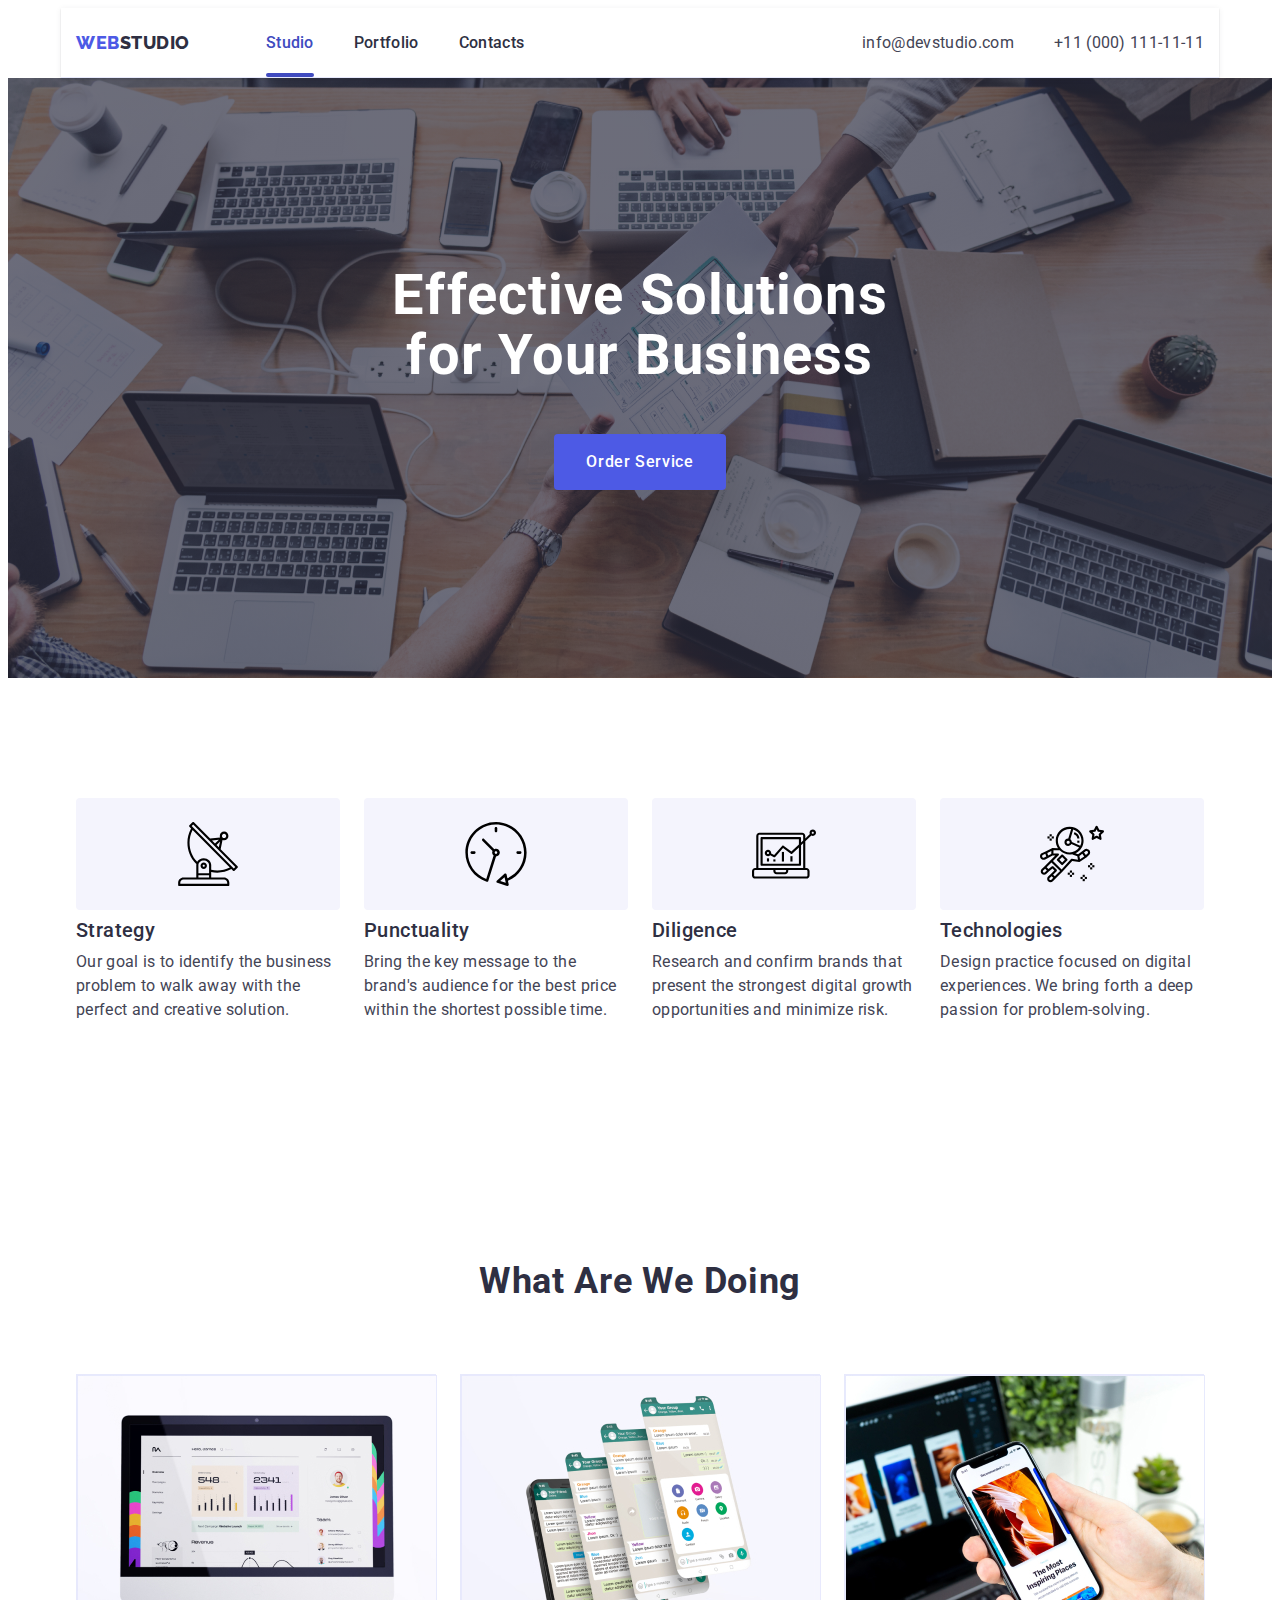
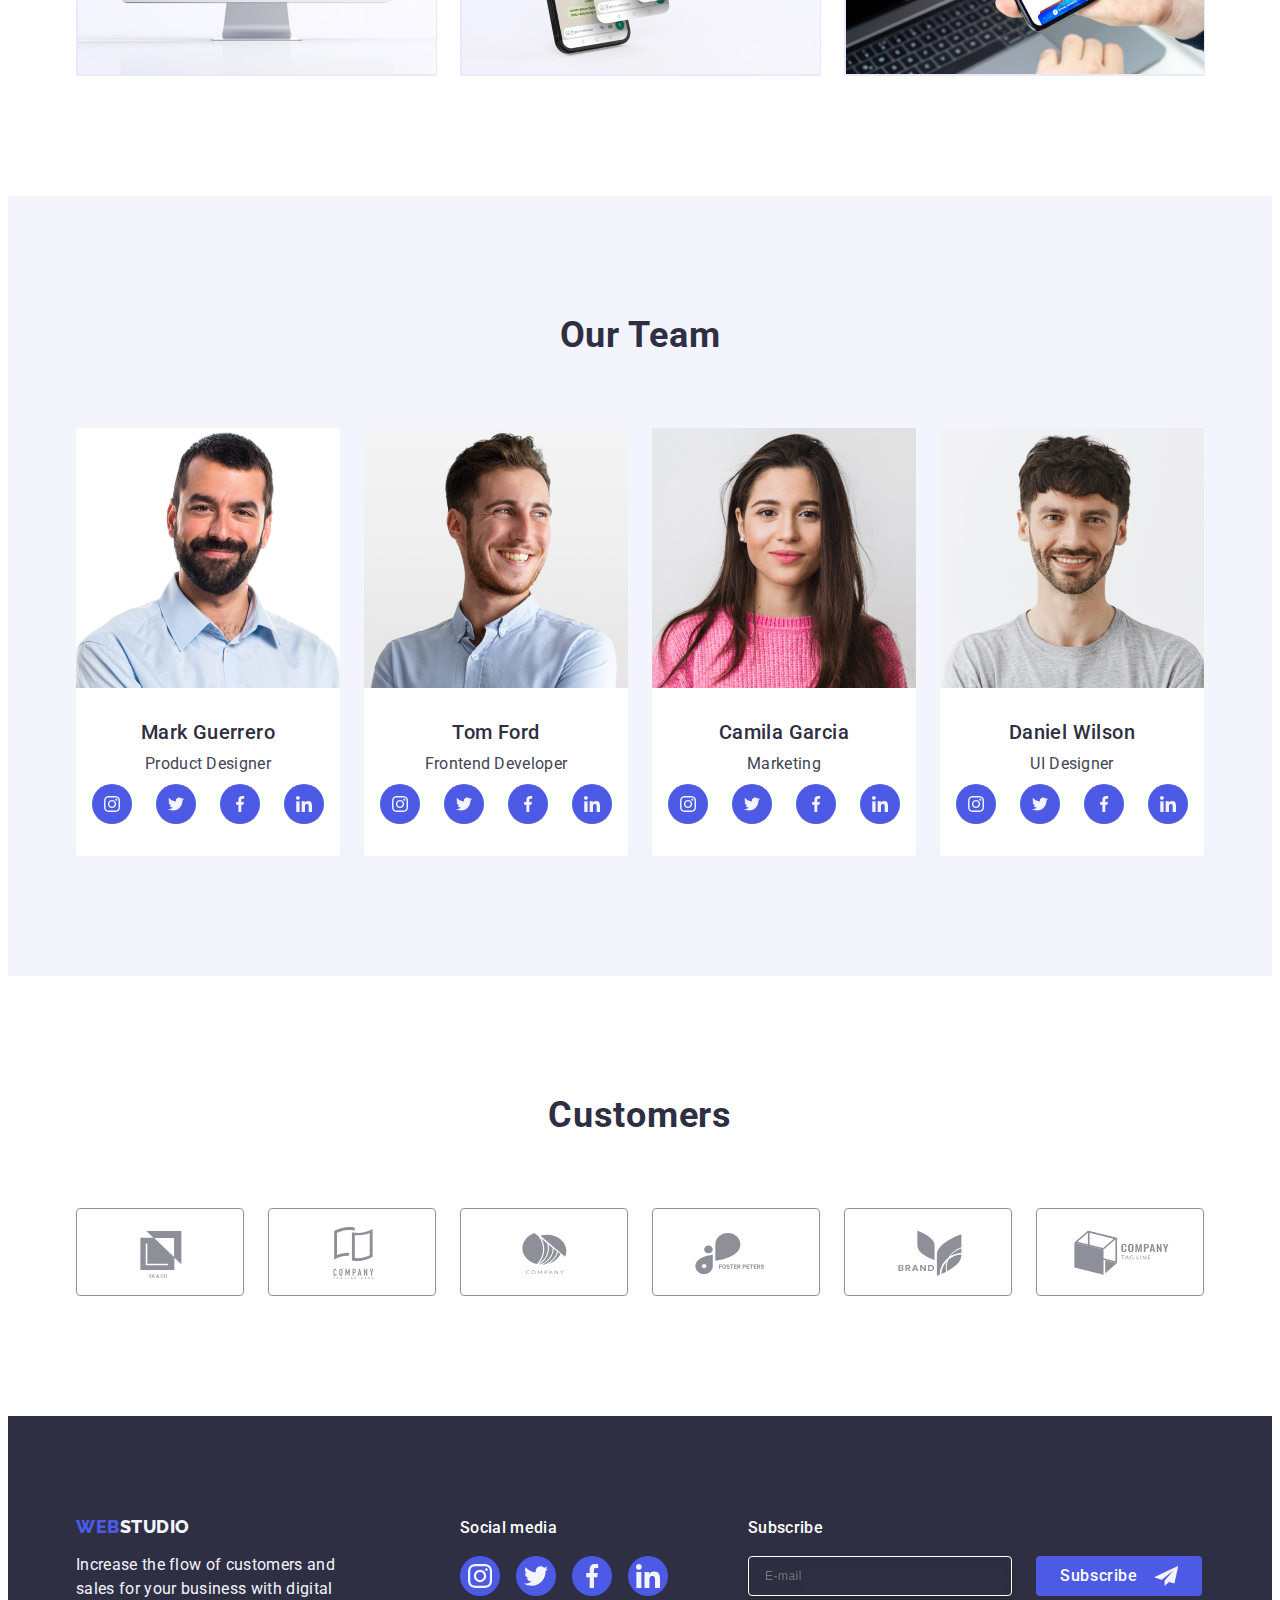
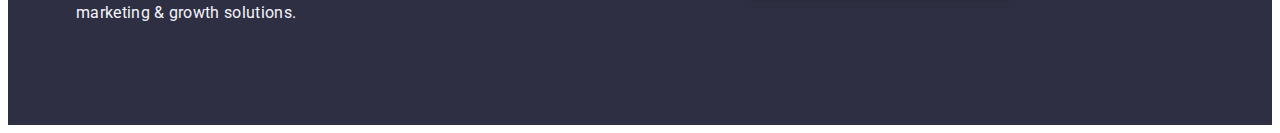
<file: index.html>
<!DOCTYPE html>
<html lang="en">
  <head>
    <meta charset="UTF-8">
    <meta name="viewport" content="width=device-width, initial-scale=1.0">
    <title>Document</title>
    <link rel="preconnect" href="https://fonts.googleapis.com">
    <link rel="preconnect" href="https://fonts.gstatic.com" crossorigin>
    <link
    href="https://fonts.googleapis.com/css2?family=Raleway:wght@800&family=Roboto:wght@400;500;700;900&display=swap"
    rel="stylesheet">
<link rel="stylesheet" href="https://cdnjs.cloudflare.com/ajax/libs/modern-normalize/2.0.0/modern-normalize.min.css" integrity="sha512-4xo8blKMVCiXpTaLzQSLSw3KFOVPWhm/TRtuPVc4WG6kUgjH6J03IBuG7JZPkcWMxJ5huwaBpOpnwYElP/m6wg==" crossorigin="anonymous" referrerpolicy="no-referrer">
<link rel="stylesheet" href="./css/styles.css">
  
 

<!-- ПОЧАТКОВА секція хедера -->
</head>
  <body>
     <div class="wrapper"></div>
    <header class="site-header container">
 
      <div class="header-flex">
        <nav class="nav-flex">
          <a href="./index.html" class="logo link"
            >Web<span class="logo-header">Studio</span></a
          >
          <ul class="nav list">
            <li class="nav-link">
              <a href="./index.html" class="item link current">Studio</a>
            </li>
            <li class="nav-link">
              <a href="./portfolio.html" class="item link">Portfolio</a>
            </li>
            <li class="nav-link"><a href="" class="item link">Contacts</a></li>
          </ul>
        </nav>
        <address class="address">
          <ul class="address-list list">
            <li class="address-link">
              <a href="mailto:info@devstudio.com" class="item link"
                >info@devstudio.com</a
              >
            </li>
            <li class="address-link">
              <a href="tel:+110001111111" class="item link"
                >+11 (000) 111-11-11</a
              >
            </li>
          </ul>
        </address>
      </div>
    </header>
    <main>



      <!-- Секція №1 HERO -->
      <section class="hero">
        <div class="container">
          <h1 class="hero-title">Effective Solutions for Your Business</h1>
          <button type="button" class="hero-btn" data-modal-open>
            Order Service
          </button>
        </div>
      </section>



      <!-- Секція №2 FEATURES особливості, 4 контейнери з іконками-->
      <section class="section">
        <div class="container">
          <h2 class="visually-hidden">Features</h2>
          <ul class="card-set list">
            <li class="card-set-item">
              <div class="features-icon">
                <svg width="64" height="64">
                  <use href="./images/icons.svg#icon-antenna"></use>
                </svg>
              </div>
              <h3 class="features-title">Strategy</h3>
              <p class="features-text">
                Our goal is to identify the business problem to walk away with
                the perfect and creative solution.
              </p>
            </li>
            <li class="card-set-item">
              <div class="features-icon">
                <svg width="64" height="64">
                  <use href="./images/icons.svg#icon-clock"></use>
                </svg>
              </div>
              <h3 class="features-title">Punctuality</h3>
              <p class="features-text">
                Bring the key message to the brand's audience for the best price
                within the shortest possible time.
              </p>
            </li>
            <li class="card-set-item">
              <div class="features-icon">
                <svg width="64" height="64">
                  <use href="./images/icons.svg#icon-diagram"></use>
                </svg>
              </div>
              <h3 class="features-title">Diligence</h3>
              <p class="features-text">
                Research and confirm brands that present the strongest digital
                growth opportunities and minimize risk.
              </p>
            </li>
            <li class="card-set-item">
              <div class="features-icon">
                <svg width="64" height="64">
                  <use href="./images/icons.svg#icon-astronaut"></use>
                </svg>
              </div>
              <h3 class="features-title">Technologies</h3>
              <p class="features-text">
                Design practice focused on digital experiences. We bring forth a
                deep passion for problem-solving.
              </p>
            </li>
          </ul>
        </div>
      </section>



      <!-- Секція №3 IMG для What are we doing -->
      <section class="section-img">
        <div class="container">
          <h2 class="header">What are we doing</h2>
          <ul class="img list">
            <li class="img-card card-set-item">
              <img src="./images/rectangle71.jpg" alt="development of sites">
            </li>
            <li class="img-card card-set-item">
              <img
                src="./images/rectangle72.jpg"
                alt="development of mobile applications">
            </li>
            <li class="img-card card-set-item">
              <img src="./images/rectangle73.jpg" alt="design development">
            </li>
          </ul>
        </div>
      </section>



      <!-- Секція №4 Our Team з іконками з 4 соціальними мережами -->
      <section class="section team">
        <div class="container">
          <h2 class="header">Our Team</h2>
          
          <ul class="team-box card-set list">
            <li class="team-card card-set-item">
              <img src="./images/mark.jpg" alt="Mark" width="264">
              <div class="team-info">
                <h3 class="team-person">Mark Guerrero</h3>
                <p class="team-position">Product Designer</p>
                
                <ul class="social-item list">
                  <li class="social-item">
                    <a class="team-iconbgr" href="">
                      <svg class="team-icon" width="16" height="16">
                        <use href="./images/icons.svg#icon-instagram-team"></use>
                      </svg>
                    </a>
                  </li>
                  
                  <li class="social-item">
                    <a href="" class="team-iconbgr">
                      <svg class="team-icon" width="16" height="16">
                        <use href="./images/icons.svg#icon-twitter-team"></use>
                      </svg>
                    </a>
                  </li>
                  <li class="social-item">
                    <a href="" class="team-iconbgr">
                      <svg class="team-icon" width="16" height="16">
                        <use href="./images/icons.svg#icon-facebook-team"></use>
                      </svg>
                    </a>
                  </li>
                  <li class="social-item">
                    <a href="" class="team-iconbgr">
                      <svg class="team-icon" width="16" height="16">
                        <use href="./images/icons.svg#icon-linkedin-team"></use>
                      </svg>
                    </a>
                  </li>
                </ul>
              </div>
            </li>
            <li class="team-card card-set-item">
              <img src="./images/tom.jpg" alt="Tom" width="264">
              <div class="team-info">
                <h3 class="team-person">Tom Ford</h3>
                <p class="team-position">Frontend Developer</p>
                <ul class="social-item list">
                  <li class="social-item">
                    <a href="" class="team-iconbgr">
                      <svg class="team-icon" width="16" height="16">
                        <use href="./images/icons.svg#icon-instagram-team"></use>
                      </svg>
                    </a>
                  </li>
                  <li class="social-item">
                    <a href="" class="team-iconbgr">
                      <svg class="team-icon" width="16" height="16">
                        <use href="./images/icons.svg#icon-twitter-team"></use>
                      </svg>
                    </a>
                  </li>
                  <li class="social-item">
                    <a href="" class="team-iconbgr">
                      <svg class="team-icon" width="16" height="16">
                        <use href="./images/icons.svg#icon-facebook-team"></use>
                      </svg>
                    </a>
                  </li>
                  <li class="social-item">
                    <a class="team-iconbgr" href="">
                      <svg class="team-icon" width="16" height="16">
                        <use href="./images/icons.svg#icon-linkedin-team"></use>
                      </svg>
                    </a>
                  </li>
                </ul>
              </div>
            </li>
            <li class="team-card">
              <img src="./images/camila.jpg" alt="Camila" width="264">
              <div class="team-info">
                <h3 class="team-person">Camila Garcia</h3>
                <p class="team-position">Marketing</p>
                <ul class="social-item list">
                  <li class="social-item">
                    <a class="team-iconbgr" href="">
                      <svg class="team-icon" width="16" height="16">
                        <use href="./images/icons.svg#icon-instagram-team"></use>
                      </svg>
                    </a>
                  </li>

                  <li class="social-item">
                    <a class="team-iconbgr" href="">
                      <svg class="team-icon" width="16" height="16">
                        <use href="./images/icons.svg#icon-twitter-team"></use>
                      </svg>
                    </a>
                  </li>

                  <li class="social-item">
                    <a class="team-iconbgr" href="">
                      <svg class="team-icon" width="16" height="16">
                        <use href="./images/icons.svg#icon-facebook-team"></use>
                      </svg>
                    </a>
                  </li>

                  <li class="social-item">
                    <a class="team-iconbgr" href="">
                      <svg class="team-icon" width="16" height="16">
                        <use href="./images/icons.svg#icon-linkedin-team"></use>
                      </svg>
                    </a>
                  </li>
                </ul>
              </div>
            </li>
            <li class="team-card">
              <img src="./images/daniel.jpg" alt="Daniel" width="264">
              <div class="team-info">
                <h3 class="team-person">Daniel Wilson</h3>
                <p class="team-position">UI Designer</p>
                <ul class="social-item list">
                  <li class="social-item">
                    <a class="team-iconbgr" href="">
                      <svg class="team-icon" width="16" height="16">
                        <use href="./images/icons.svg#icon-instagram-team"></use>
                      </svg>
                    </a>
                  </li>
                  <li class="social-item">
                    <a class="team-iconbgr" href="">
                      <svg class="team-icon" width="16" height="16">
                        <use href="./images/icons.svg#icon-twitter-team"></use>
                      </svg>
                    </a>
                  </li>
                  <li class="social-item">
                    <a class="team-iconbgr" href="">
                      <svg class="team-icon" width="16" height="16">
                        <use href="./images/icons.svg#icon-facebook-team"></use>
                      </svg>
                    </a>
                  </li>
                  <li class="social-item">
                    <a class="team-iconbgr" href="">
                      <svg class="team-icon" width="16" height="16">
                        <use href="./images/icons.svg#icon-linkedin-team"></use>
                      </svg>
                    </a>
                  </li>
                </ul>
              </div>
            </li>
          </ul>
        </div>
      </section>





      <!-- Секція №5 CUSTOMERS з іконками -->
      <section class="section-img">
        <div class="container">
          <h2 class="header">Customers</h2>
          <ul class="card-set customers-item list">
            <li class="card-set-item">
              <a class="customers-border" href="">
                <svg class="customers-icon" width="104" height="56">
                  <use href="./images/icons.svg#icon-Logo"></use>
                </svg>
              </a>
            </li>
            <li class="card-set-item">
              <a href="" class="customers-border">
                <svg class="customers-icon" width="104" height="56">
                  <use href="./images/icons.svg#icon-Logo-1"></use>
                </svg>
              </a>
            </li>
            <li class="card-set-item">
              <a href="" class="customers-border">
                <svg class="customers-icon" width="104" height="56">
                  <use href="./images/icons.svg#icon-Logo-2"></use>
                </svg>
              </a>
            </li>
            <li class="card-set-item">
              <a href="" class="customers-border">
                <svg class="customers-icon" width="104" height="56">
                  <use href="./images/icons.svg#icon-Logo-3"></use>
                </svg>
              </a>
            </li>
            <li class="card-set-item">
              <a href="" class="customers-border">
                <svg class="customers-icon" width="104" height="56">
                  <use href="./images/icons.svg#icon-Logo-4"></use>
                </svg>
              </a>
            </li>
            <li class="card-set-item">
              <a href="" class="customers-border">
                <svg class="customers-icon" width="104" height="56">
                  <use href="./images/icons.svg#icon-Logo-5"></use>
                </svg>
              </a>
            </li>
          </ul>
        </div>
      </section>
    </main>

    

<!-- Секція №6 FOOTER з іконками 4 соціальних мереж -->

    <footer class="footer">
      <div class="container footer-flex">
        <div class="footer-text">
          <a href="./index.html" class="footer-logo link"
            >Web<span class="footer-accent">Studio</span></a
          >
          <p class="text-footer">
            Increase the flow of customers and sales for your business with
            digital marketing &#38; growth solutions.
          </p>
        </div>
        <div class="social-media">
          <p class="social-header">Social media</p>
          <ul class="social-flex list">
            <li class="social-list">
              <a href="" class="icon-bgr">
                <svg class="footer-icon" width="24" height="24">
                  <use href="./images/icons.svg#icon-instagram-futer"></use>
                </svg>
              </a>
            </li>
            <li class="social-list">
              <a href="" class="icon-bgr">
                <svg class="footer-icon" width="24" height="24">
                  <use href="./images/icons.svg#icon-twitter-futer"></use>
                </svg>
              </a>
            </li>
            <li class="social-list">
              <a href="" class="icon-bgr">
                <svg class="footer-icon" width="24" height="24">
                  <use href="./images/icons.svg#icon-facebook-futer"></use>
                </svg>
              </a>
            </li>
            <li class="social-list">
              <a href="" class="icon-bgr">
                <svg class="footer-icon" width="24" height="24">
                  <use href="./images/icons.svg#icon-linkedin-futer"></use>
                </svg>
              </a>
            </li>
          </ul>
        </div>



        <!-- Вікно з даними для клієнтів після кнопки ODER SERVISE MODAL -->

 <div class="form-container">
          <p class="social-header">Subscribe</p>
          <form class="footer-form">
            <label for="user-email" class="form-label">
              <input
                id="user-email"
                name="user-email"
                type="email"
                placeholder="E-mail"
                class="footer-input"
                required>
            </label>
            <button type="submit" class="footer-button">
              Subscribe
              <svg class="send-svg" width="24" height="24">
                <use href="./images/icons.svg#icon-send"></use>
              </svg>
            </button>
          </form>
        </div>


      </div>
    </footer>



     <!-- Вікно після кнопки ODER SERVISE MODAL -->
     
     <div class="backdrop is-hidden" data-modal>
      <div class="modal">
        <button type="button" class="close-button" data-modal-close>
          <svg class="modal-svg" width="8" height="8">
            <use href="./images/icons.svg#icon-closer"></use>
          </svg>
        </button>
        <p class="modal-header">
          Leave your contacts and we will call you back
        </p>
        <form class="form">
          <div class="form-group">
            <label for="user-name" class="form-label">Name</label>
            <div class="icon-position">
              <input
                name="user-name"
                id="user-name"
                type="text"
                class="form-input"
                required>
              <svg class="form-icon" width="18" height="24">
                <use href="./images/icons.svg#icon-person"></use>
              </svg>
            </div>
          </div>
          <div class="form-group">
            <label for="tel" class="form-label">Phone</label>
            <div class="icon-position">
              <input
                name="phone"
                id="tel"
                type="number"
                class="form-input"
                required>
              <svg class="form-icon" width="18" height="24">
                <use href="./images/icons.svg#icon-phone"></use>
              </svg>
            </div>
          </div>
          <div class="form-group">
            <label for="mail" class="form-label">Email</label>
            <div class="icon-position">
              <input
                name="mail"
                id="mail"
                type="email"
                class="form-input"
                required>
              <svg class="form-icon" width="18" height="24">
                <use href="./images/icons.svg#icon-email"></use>
              </svg>
            </div>
          </div>
          <div class="form-group coments-group">
            <label for="user-comment" class="form-label-1">Comment</label>
            <textarea
              class="coments"
              name="user-comment"
              id="user-comment"
              placeholder="Text input"
            ></textarea>
          </div>
          <div class="form-checkbox">
            <input
              type="checkbox"
              id="user-privacy"
              value="true"
              name="user-privacy"
              class="checkbox visually-hidden">
            <label for="user-privacy" class="form-label label-checkbox">
              <span class="checkbox-svg">
                <svg width="10" height="8">
                  <use href="./images/icons.svg#icon-Vector"></use>
                </svg>
              </span>
              I accept the terms and conditions of the
              <a href="" class="privacy-link">Privacy Policy</a>
            </label>
          </div>
          <button type="submit" class="form-button">Send</button>
        </form>
      </div>
    </div>
    <!-- Script JS Modal -->
    <script src="./js/modal.js"></script>
  </body>
</html>
</file>
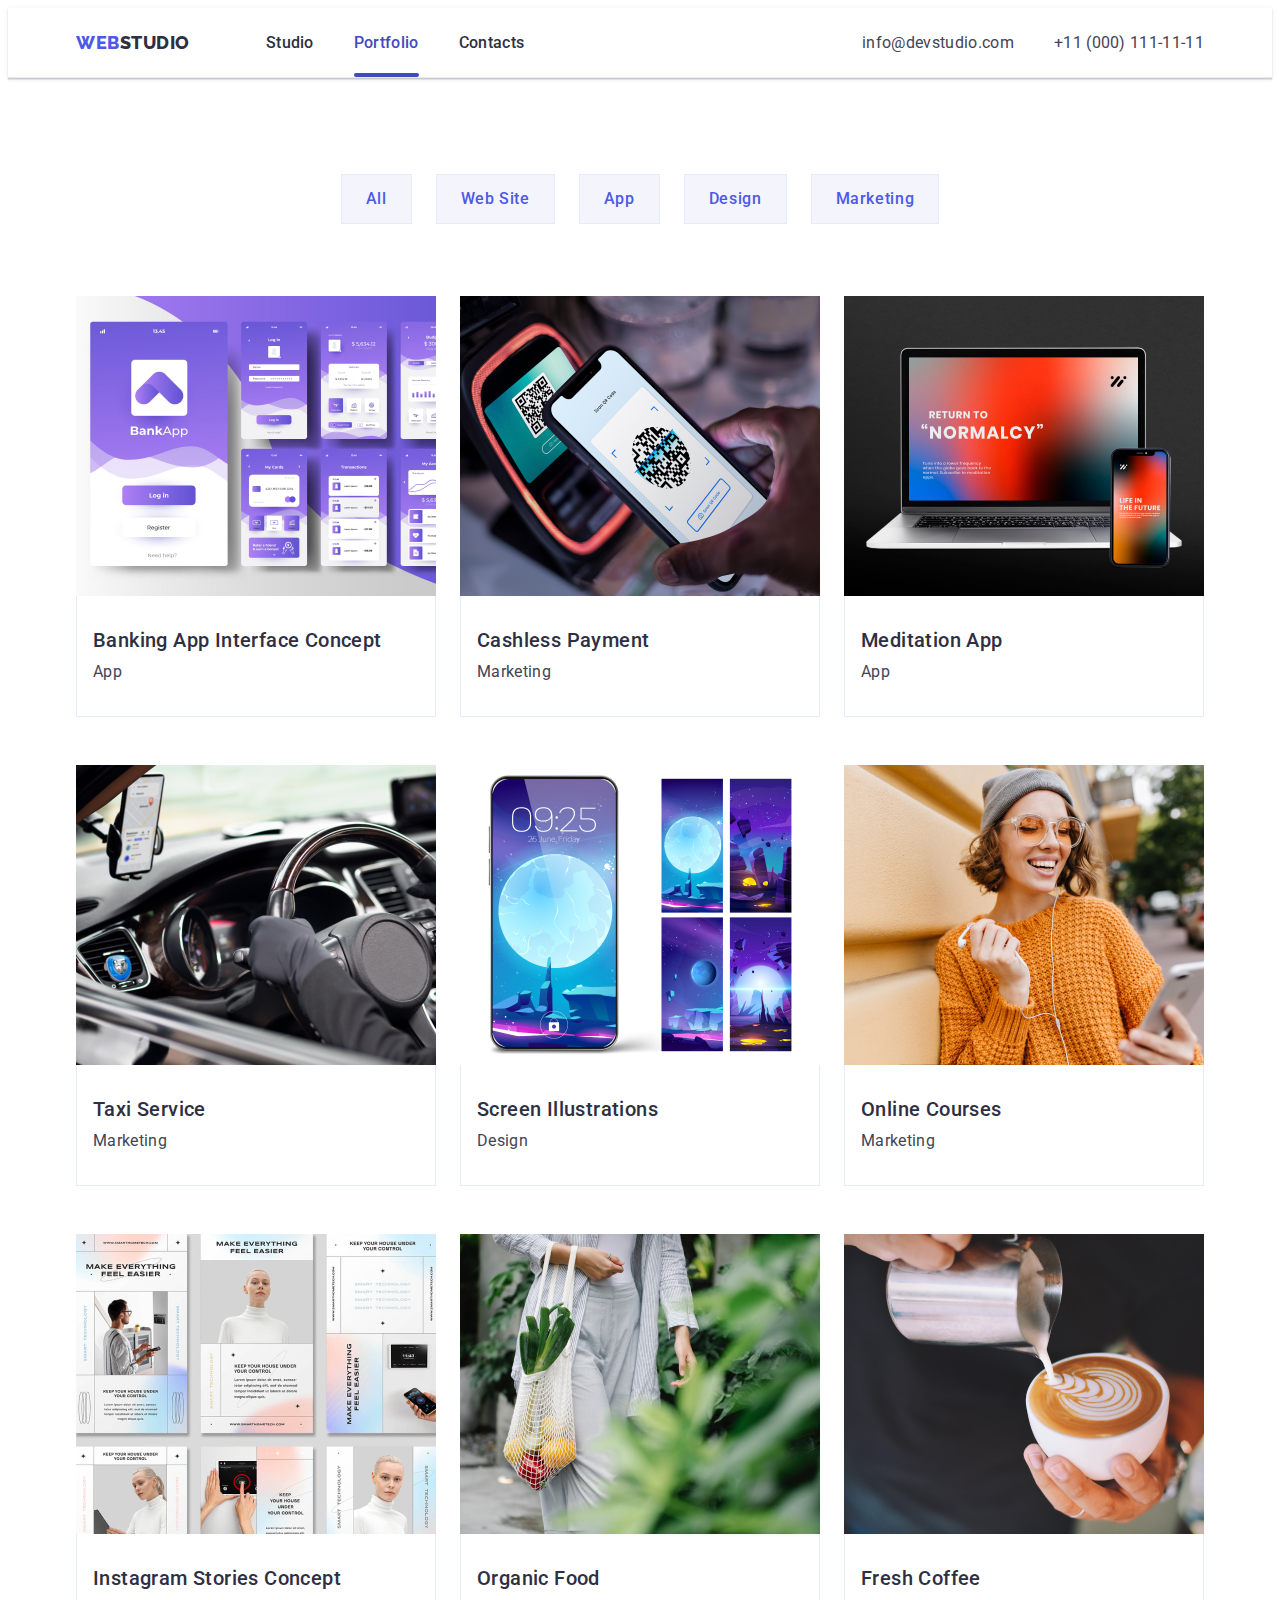
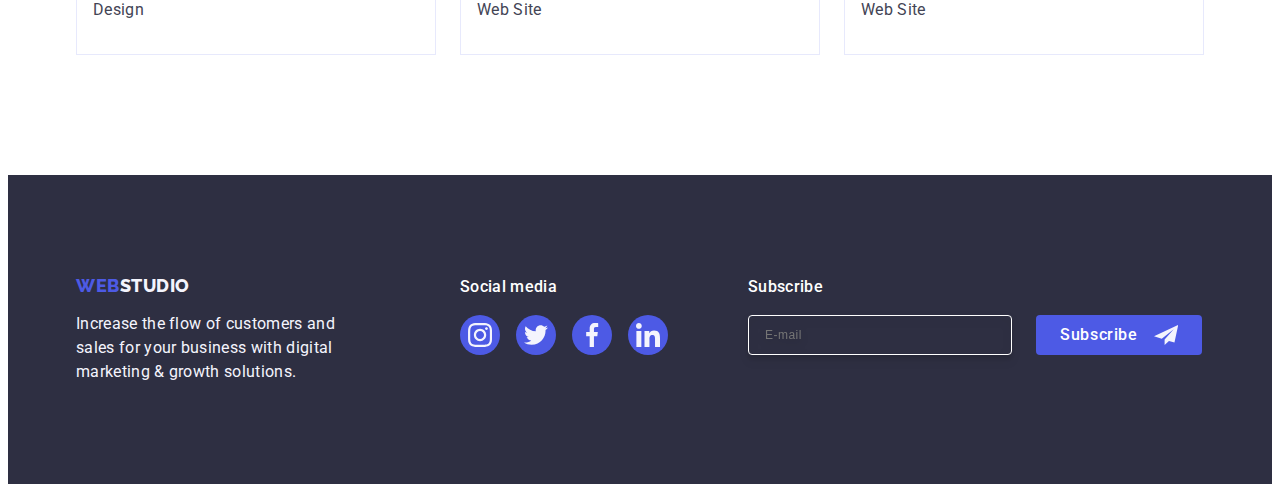
<file: portfolio.html>
<!DOCTYPE html>
<html lang="en">
  <head>
    <meta charset="UTF-8">
    <meta name="viewport" content="width=device-width, initial-scale=1.0">
    <title>Document</title>
    <link rel="preconnect" href="https://fonts.googleapis.com">
    <link rel="preconnect" href="https://fonts.gstatic.com" crossorigin>
    <link
    href="https://fonts.googleapis.com/css2?family=Raleway:wght@800&family=Roboto:wght@400;500;700;900&display=swap"
    rel="stylesheet">
<link rel="stylesheet" href="https://cdnjs.cloudflare.com/ajax/libs/modern-normalize/2.0.0/modern-normalize.min.css" integrity="sha512-4xo8blKMVCiXpTaLzQSLSw3KFOVPWhm/TRtuPVc4WG6kUgjH6J03IBuG7JZPkcWMxJ5huwaBpOpnwYElP/m6wg==" crossorigin="anonymous" referrerpolicy="no-referrer">
<link rel="stylesheet" href="./css/styles.css">
  </head>
  
  
  <body>
    <header class="site-header">
      <div class="container header-flex">
        <nav class="nav-flex">
          <a href="./index.html" class="logo link"
            >Web<span class="logo-header">Studio</span></a
          >
          <ul class="nav list">
            <li class="nav-link">
              <a href="./index.html" class="item link">Studio</a>
            </li>
            <li class="nav-link">
              <a href="./portfolio.html" class="item link current">Portfolio</a>
            </li>
            <li class="nav-link"><a href="" class="item link">Contacts</a></li>
          </ul>
        </nav>
        <address class="address">
          <ul class="address-list list">
            <li class="address-link">
              <a href="mailto:info@devstudio.com" class="item link"
                >info@devstudio.com</a
              >
            </li>
            <li class="address-link">
              <a href="tel:+110001111111" class="item link"
                >+11 (000) 111-11-11</a
              >
            </li>
          </ul>
        </address>
      </div>
    </header>



<!-- ОСНОВНА сторінка  portfolio -->

    <main>
      <section class="portfolio">
        <div class="container">
          <h1 class="visually-hidden">Portfolio</h1>
          <ul class="btn-list list">
            <li class="item"><button type="button" class="btn">All</button></li>
            <li class="item">
              <button type="button" class="btn">Web Site</button>
            </li>
            <li class="item"><button type="button" class="btn">App</button></li>
            <li class="item">
              <button type="button" class="btn">Design</button>
            </li>
            <li class="item">
              <button type="button" class="btn">Marketing</button>
            </li>
          </ul>
         


            <!-- Накладання вспливаючої картинки overlay -->
            <ul class="card-set project list">
              <li class="card-set-item">
              <a href="" class="project-link link">
                <div class="overlay">
                  <img
                  src="./images/img1.jpg"
                  alt="Banking"
                  width="360">
                  <p class="content">
                    14 Stylish and User-Friendly App Design Concepts · Task
                    Manager App · Calorie Tracker App · Exotic Fruit Ecommerce
                    App · Cloud Storage App
                  </p>
                </div>
               
                <div class="border">
                  <h2 class="project-title">Banking App Interface Concept</h2>
                  <p class="project-text">App</p>
                </div>
              </a>
            </li>
            
            
            <li class="card-set-item">
              <a href="" class="project-link link">
                <div class="overlay">
                 <img
                  src="./images/img2.jpg"
                  alt="Cashless"
                  width="360">
                  <p class="content">
                    14 Stylish and User-Friendly App Design Concepts · Task
                    Manager App · Calorie Tracker App · Exotic Fruit Ecommerce
                    App · Cloud Storage App
                  </p>
                </div>
                
                  <div class="border">
                  <h2 class="project-title">Cashless Payment</h2>
                  <p class="project-text">Marketing</p>
                </div>
              </a>
            </li>
           
           
            <li class="card-set-item">
              <a href="" class="project-link link">
                <div class="overlay">
                <img
                  src="./images/img3.jpg"
                  alt="Meditation"
                  width="360">
                  <p class="content">
                    14 Stylish and User-Friendly App Design Concepts · Task
                    Manager App · Calorie Tracker App · Exotic Fruit Ecommerce
                    App · Cloud Storage App
                  </p>
                </div>
                
                  <div class="border">
                  <h2 class="project-title">Meditation App</h2>
                  <p class="project-text">App</p>
                </div>
              </a>
            </li>
            
            
            <li class="card-set-item">
              <a href="" class="project-link link">
                <div class="overlay">
                <img
                  src="./images/img4.jpg"
                  alt="Taxi Service"
                  width="360">
                  <p class="content">
                    14 Stylish and User-Friendly App Design Concepts · Task
                    Manager App · Calorie Tracker App · Exotic Fruit Ecommerce
                    App · Cloud Storage App
                  </p>
                </div>
                
                  <div class="border">
                  <h2 class="project-title">Taxi Service</h2>
                  <p class="project-text">Marketing</p>
                </div>
                </a>
            </li>
            
            
            <li class="card-set-item">
              <a href="" class="project-link link">
                <div class="overlay">
                <img
                  src="./images/img5.jpg"
                  alt="Screen Illustrations"
                  width="360">
                  <p class="content">
                    14 Stylish and User-Friendly App Design Concepts · Task
                    Manager App · Calorie Tracker App · Exotic Fruit Ecommerce
                    App · Cloud Storage App
                  </p>
                </div>
                
                  <div class="border">
                  <h2 class="project-title">Screen Illustrations</h2>
                  <p class="project-text">Design</p>
                </div>
                </a>
            </li>
            
            
            <li class="card-set-item">
              <a href="" class="project-link link">
                <div class="overlay">
                <img
                  src="./images/img6.jpg"
                  alt="Online Courses"
                  width="360">
                  <p class="content">
                    14 Stylish and User-Friendly App Design Concepts · Task
                    Manager App · Calorie Tracker App · Exotic Fruit Ecommerce
                    App · Cloud Storage App
                  </p>
                </div>
                
                  <div class="border">
                  <h2 class="project-title">Online Courses</h2>
                  <p class="project-text">Marketing</p>
                </div>
                </a>
            </li>
            
            
            <li class="card-set-item">
              <a href="" class="project-link link">
                <div class="overlay">
                <img
                  src="./images/img7.jpg"
                  alt="Instagram Stories Concept"
                  width="360">
                  <p class="content">
                    14 Stylish and User-Friendly App Design Concepts · Task
                    Manager App · Calorie Tracker App · Exotic Fruit Ecommerce
                    App · Cloud Storage App
                  </p>
                </div>
                
                  <div class="border">
                  <h2 class="project-title">Instagram Stories Concept</h2>
                  <p class="project-text">Design</p>
                </div>
                </a>
            </li>
            
            
            <li class="card-set-item">
              <a href="" class="project-link link">
                <div class="overlay">
                <img
                  src="./images/img8.jpg"
                  alt="Organic Food"
                  width="360">
                  <p class="content">
                    14 Stylish and User-Friendly App Design Concepts · Task
                    Manager App · Calorie Tracker App · Exotic Fruit Ecommerce
                    App · Cloud Storage App
                  </p>
                </div>
                
                  <div class="border">
                  <h2 class="project-title">Organic Food</h2>
                  <p class="project-text">Web Site</p>
                </div>
                </a>
            </li>
            
            
            <li class="card-set-item">
              <a href="" class="project-link link">
                <div class="overlay">
                <img
                  src="./images/img9.jpg"
                  alt="Fresh Coffee"
                  width="360">
                  <p class="content">
                    14 Stylish and User-Friendly App Design Concepts · Task
                    Manager App · Calorie Tracker App · Exotic Fruit Ecommerce
                    App · Cloud Storage App
                  </p>
                </div>
               
                  <div class="border">
                  <h2 class="project-title">Fresh Coffee</h2>
                  <p class="project-text">Web Site</p>
                </div>
                </a>
            </li>
          </ul>
        </div>
      </section>
    </main>




<!-- portfolio FOOTER з іконками 4 соціальних мереж -->

    <footer class="footer">
      <div class="container footer-flex">
        <div class="footer-text">
          <a href="./index.html" class="footer-logo link"
            >Web<span class="footer-accent">Studio</span></a
          >
          <p class="text-footer">
            Increase the flow of customers and sales for your business with
            digital marketing &#38; growth solutions.
          </p>
        </div>
        <div class="social-media">
          <p class="social-header">Social media</p>
          <ul class="social-flex list">
            <li class="social-list">
              <a href="" class="icon-bgr">
                <svg class="footer-icon" width="24" height="24">
                  <use href="./images/icons.svg#icon-instagram-futer"></use>
                </svg>
              </a>
            </li>
            <li class="social-list">
              <a href="" class="icon-bgr">
                <svg class="footer-icon" width="24" height="24">
                  <use href="./images/icons.svg#icon-twitter-futer"></use>
                </svg>
              </a>
            </li>
            <li class="social-list">
              <a href="" class="icon-bgr">
                <svg class="footer-icon" width="24" height="24">
                  <use href="./images/icons.svg#icon-facebook-futer"></use>
                </svg>
              </a>
            </li>
            <li class="social-list">
              <a href="" class="icon-bgr">
                <svg class="footer-icon" width="24" height="24">
                  <use href="./images/icons.svg#icon-linkedin-futer"></use>
                </svg>
              </a>
            </li>
          </ul>
        </div>


<!-- Іконнка на підписку з введенням електронної почти -->

       <div class="form-container">
          <p class="social-header">Subscribe</p>
          <form class="footer-form">
            <label for="user-email" class="footer-label">
              <input
                id="user-email"
                name="user-email"
                type="email"
                placeholder="E-mail"
                class="footer-input"
                required>
            </label>
            <button type="submit" class="footer-button">
              Subscribe
              <svg class="send-svg" width="24" height="24">
                <use href="./images/icons.svg#icon-send"></use>
              </svg>
            </button>
          </form>
        </div>
      </div>
    </footer>
  </body>
</html>
</file>
<file: css/styles.css>
html {
    box-sizing: border-box;
    line-height: 1.15
}
*,
*::before,
*::after {
    box-sizing: border-box;
}
:root {

/* Fonts */
 --main-fonts: "Roboto", sans-serif;
 --secondary-fonts: "Raleway",sans-serif;
    --navy-blue-color: #2E2F42;
    --slate-color: #434455;
    --iris-color: #4D5AE5;
    --white-color:#FFFFFF;
    --cloud-color: #F4F4FD;
    --cornflower-color:#E7E9FC;
    --ocean-color: #404BBF;
    --light-slate-color:#8E8F99;
    --green-color: #31D0AA;


    --navy-blue-modal: rgba(46, 47, 66, 0.4);
    --dairy-color: #FCFCFC;

    /* Width element container */
    --indent: 24px;
    --items: 4;

    /* Transition */
    --timing-function: cubic-bezier(0.4, 0, 0.2, 1);
    --transition-duration: 250ms; 
}
body {
  padding-top: 0;
  padding-bottom: 0;

  color:#404bbf;
  background-color: var(--white-color);

  font-family: Roboto, sans-serif; 
  font-style: normal;
  font-weight: 400;
  font-size: 16px;
  line-height: 1.5;
  letter-spacing: 0.02em;
}
h1,
h2,
h3,
h4,
p,
a,
ul {
    padding: 0;
    margin: 0;
}
img {
    display: block;
}

textarea {
    resize: none;
    color: rgba(46, 47, 66, 0.4); 
}



/* Container site */
.container {
    width: 1158px;
    padding-left: 15px;
    padding-right: 15px;
    margin-left: auto;
    margin-right: auto;
    
    
}
.section {
    padding-top: 120px;
    padding-bottom: 120px;
   
}
.section-img {
    padding-top: 120px;
}

.link {
    text-decoration: none;
}
.list {
    list-style: none;
    display: flex;
        flex-wrap: wrap;
        
}



/* width flex element */

.card-set {
    display: flex;
    flex-wrap: wrap;
    gap: var(--indent);
}
   

.card-set-item {
    width: calc((100% - var(--indent) * ( var(--items) - 1 )) / var(--items));
}

/*  Parent  .visually-hidden  */
.visually-hidden {
    position: absolute;
    width: 1px;
    height: 1px;
    margin: -1px;
    border: 0;
    padding: 0;
    white-space: nowrap;
    clip-path: inset(100%);
    clip: rect(0 0 0 0);
    overflow: hidden;
}




/* ПОЧАТКОВА секція хедера*/
.site-header {
    position: relative;

    box-shadow: 0px 1px 6px 0px rgba(46, 47, 66, 0.08),
        0px 1px 1px 0px rgba(46, 47, 66, 0.16),
        0px 2px 1px 0px rgba(46, 47, 66, 0.08);
    border-bottom: 1px solid var(--cornflower-color);
}



.header-flex {
 display: flex;

    align-items: center;
   
}

.nav-flex {
     display: block;
    display: flex;
    align-items: center;
}



.logo{
    padding-top: 24px;
    padding-bottom: 24px;
    
    margin-right: 76px;

    color: var(--iris-color);

    font-family: "Raleway", sans-serif;
    font-weight: 800;
    font-size: 18px;
    line-height: 1.17;
    letter-spacing: 0.03em;

    text-transform: uppercase;
}
.logo-header {
    color: var(--navy-blue-color);
}
.nav {
    display: flex;
    align-items: center;
    
}



.nav .item {
    font-size: 16px;
    font-weight: 500;
    line-height: 1.5;
    letter-spacing: 0.02em;
    color: var(--dark, #2E2F42);
    padding-top: 24px;
    padding-bottom: 24px;
    position: relative;
    
    transition: color 250ms cubic-bezier(0.4, 0, 0.2, 1);   
}
    .list {
        list-style: none;
    display: flex;
    flex-wrap: wrap;
    }



.nav .item:hover ,
.nav .item:focus {
    color:#404bbf;
}
.nav .nav-link {
    margin-right: 40px;
    color: #404bbf;
    
}

.nav-link {
color: #404bbf;
transition: color 250ms cubic-bezier(0.4, 0, 0.2, 1);
}

.nav .nav-link:last-child {
    margin-right: 0;
}
.address {
    margin-left: auto;

    font-style: normal;
}

.address .item {  
    padding-top: 24px;
    padding-bottom: 24px;

    color: var(--slate-color);
    transition: color 250ms cubic-bezier(0.4, 0, 0.2, 1);
}
.address .item:hover,
.address .item:focus {
    color: var(--ocean-color);
}
.address-list .address-link {
    margin-right: 40px;
    transition: color 250ms cubic-bezier(0.4, 0, 0.2, 1);
}
.address-list .address-link:last-child {
    margin-right: 0;
}
.current {
    color: #404bbf;
    position: relative;
}

.nav .current {
    position: relative;

    color: var(--ocean-color);
}
.nav .current:after {
    position: absolute;
    display: block;
    content: "";
    border-radius: 2px;
    width: 100%;
    height: 4px;
    bottom: -1px;
   

    background-color: var(--ocean-color);
    border-radius: 2px;
    opacity: 1;
}





/* Секція №1 HERO */
.hero {
    display: block;
    margin: auto;

    padding-top: 188px;
    padding-bottom: 188px;

    max-width: 1440px;
    
    background-image: linear-gradient( rgba(46, 47, 66, 0.7),rgba(46, 47, 66, 0.7)) ,url(../images/bg-hero.jpg);
    background-repeat: no-repeat;
    background-position: center;
    background-size: cover;
    background-color: var(--navy-blue-color); 
}
.hero-title {
    display: block;
    margin: auto;
    max-width: 496px;
    padding-bottom: 48px;

    color: var(--white-color);

    font-weight: 700;
    font-size: 56px;
    line-height: 1.07;
    letter-spacing: 0.02em;
    text-align: center;
    
}
.hero-btn {
    display: block;
    margin: auto;
    min-width: 169px;
    height: 56px;
    border: none;

    padding: 16px 32px;
    border-radius: 4px;
    
    color: var(--white-color);
    background-color: var(--iris-color);
    font-family: inherit;
    font-weight: 500;
    font-size: 16px;
    line-height: 1.5;
    letter-spacing: 0.04em;
    cursor: pointer;
    transition: background-color 250ms cubic-bezier(0.4, 0, 0.2, 1);
     

}  
.hero-btn:hover,
.hero-btn:focus {
    background-color: var(--ocean-color);
}


/* Секція №2 FEATURES особливості, 4 контейнери з іконками */
.visually-hidden {
    position: absolute;
    width: 1px;
    height: 1px;
    margin: -1px;
    border: 0;
    padding: 0;
    white-space: nowrap;
    clip-path: inset(100%);
    clip: rect(0 0 0 0);
    overflow: hidden;
}
.features {
    display: flex;
}
.features-text{
    color: var(--slate-color);
    }

.features .card {
    margin-right: 24px;
    width: calc((100% - 72px) / 4);
}
.features-icon {
    display: flex;
    justify-content: center;
    align-items: center;

    width: 100%;
    height: 112px;
    margin-bottom: 8px;

    background-color: var(--cloud-color);
    border-radius: 4px;
}
.features .card:last-child {
    margin-right: 0;
}
.features-title {
    margin-bottom: 8px;

    color: var(--navy-blue-color);
    font-weight: 500;
    font-size: 20px;
    line-height: 1.2;
    letter-spacing: 0.02em;
}





/* Секція №3 IMG для What are we doing */
.section-img {
    padding-bottom: 120px;
    box-sizing: inherit;
}
.header{
    margin-top: 0;
    margin-bottom: 72px;

    color: var(--navy-blue-color);
    font-weight: 700;
    font-size: 36px;
    line-height: 1.11;
    letter-spacing: 0.02em;
    text-transform: capitalize;
    text-align: center
}
.img {
    display: flex;
}

.img-box {
    --items: 3;
    --indent: 24px;
}
.img-card {
    width: calc((100% - 48px) / 3);
    margin-right: 24px;

    border: 1px solid var(--cornflower-color);
}
.img .img-card:last-child {
    margin-right: 0;
}



/* Секція №4 Our Team з іконками з 4 соціальними мережами */
.team {
    background-color: var(--cloud-color);
}
.team-header {
    margin-bottom: 72px;

    color: var(--navy-blue-color);

    font-weight: 700;
    font-size: 36px;
    line-height: 1.11;
    letter-spacing: 0.02em;

    text-transform: capitalize;
    text-align: center
}

.team-box {
    display: flex;
}

.team-block {
    display: flex; 
    
}
.list {
    list-style: none;
}
.team-card {
   

    background-color: var(--white-color);

    box-shadow: px 1px 6px rgba(46, 47, 66, 0.08), 0px 1px 1px rgba(46, 47, 66, 0.16), 0px 2px 1px rgba(46, 47, 66, 0.08);
    border-radius: 0px 0px 4px 4px;
}
.team-block .team-card:last-child {
    margin-right: 0;
}
.team-info {
    padding-top: 32px;
    padding-bottom: 32px;
    padding-left: 16px;
    padding-right: 16px
}
.team-person {
    text-align: center;
    margin-bottom: 8px;

    color: var(--navy-blue-color);
    font-weight: 500;
    font-size: 20px;
    line-height: 1.2;
    letter-spacing: 0.02em;
}
.team-position {
    margin-bottom: 8px;
    
    text-align: center;
    color: var(--slate-color);
}
.social-item {
    display: flex;
    justify-content: center;
    gap: 24px;


}
/* Динамічні іконки для соціальних мереж */
.team-iconbgr {
    display: flex;
    justify-content: center;
    align-items: center;

    width: 40px;
    height: 40px;

   background-color: var(--iris-color); 

   border-radius: 50%;

   transition:  background-color 250ms cubic-bezier(0.4, 0, 0.2, 1);
}
.team-icon {
   fill: var(--cloud-color);
}
.team-iconbgr:hover,
.team-iconbgr:focus {
    background-color: var(--ocean-color);
}

.social-item {
    display: flex;
    gap: var(--indent);
}



/* Секція №5 CUSTOMERS з іконками */
.customers-item {
    display: flex;
    justify-content: space-between;
    gap: 24px;

    --items: 6;
    justify-content: space-between; 
}
/* .customers-margin {
    margin-right: 24px;
}
.customers-margin:last-child {
    margin-right: 0;
} */
.customers-border {
    display: flex;
    justify-content: center;
    align-items: center;

    width: 168px;
    height: 88px;
    
    border: 1px solid var(--light-slate-color);
    border-radius: 4px;
    color: var(--light-slate-color);
   
    transition:  border-color 250ms cubic-bezier(0.4, 0, 0.2, 1), color 250ms cubic-bezier(0.4, 0, 0.2, 1);
}
.customers-icon {
    fill: currentColor;
}
.customers-border:hover,
.customers-border:focus {
    color: var(--ocean-color);
    border: 1px solid var(--ocean-color);
}



/*  Секція №6 FOOTER з іконками 4 соціальних мереж */
.footer {
    padding-top: 100px;
    padding-bottom: 100px;
    background-color: var(--navy-blue-color);
}
.footer-text {
    margin-right: 120px;
}
.footer-logo {
    display: inline-block;
    margin-bottom: 16px;
    
    color: var(--iris-color);

    font-family: 'Raleway', sans-serif;
    font-weight: 800;
    font-size: 18px;
    line-height: 1.17;
    letter-spacing: 0.03em;
    text-transform: uppercase;
}
.footer-accent {
    color: var(--cloud-color);
}
.text-footer {
    max-width: 264px;

    color: var(--cloud-color);
}
.footer-flex {
    display: flex;
    align-items: baseline;
}
.social-media {
    margin-right: 80px;
}
.social-header {
    margin-bottom: 16px;

    font-weight: 500;
    color: var(--white-color);
}
.social-flex {
    display: flex;  
    gap: 16px; 
}
/* .social-list {
    margin-right: 16px;
}
.social-list:last-child {
    margin-right: 0;
} */
.footer-icon {
    color: #F4F4FD;
}
.icon-bgr {
    display: flex;
    justify-content: center;
    align-items: center;
    
    width: 40px;
    height: 40px;
    
    background-color: var(--iris-color);
    
    border-radius: 50%;

    transition:  background-color 250ms cubic-bezier(0.4, 0, 0.2, 1); 
    fill: var(--cloud-color);
}
.icon-bgr:hover,
.icon-bgr:focus {
    background-color: var(--green-color);
}




/*  Вікно з даними для клієнтів після кнопки ODER SERVISE MODAL */


.footer-form {
    display: flex;
        gap: 24px;
}
.footer-input {
    padding-left: 16px;

    width: 264px;
    height: 40px;

    border-radius: 4px;
    border:  1px solid #ffffff;
    box-shadow: 0px 4px 4px 0px rgba(0, 0, 0, 0.15);

    font-size: 12px;
    line-height: 1.5;
    letter-spacing: 0.04em;

    filter: drop-shadow(0px 4px 4px rgba(0, 0, 0, 0.15));

    background-color: transparent;
    color: var(--white-color);

    transition: border-color var(--transition-duration) var(--timing-function);
}
.footer-input:hover,
.footer-input:focus {
    fill: #4D5AE5; 
}
.footer-input:placeholder {
    color: var(--white-color);
}
.footer-button {
    display: flex;
    justify-content: center;
    align-items: center;

    min-width: 165px;

    padding: 8px 24px;
    height: 40px;

    border: none;
    border-radius: 4px;
    background-color: var(--iris-color);
    color: var(--white-color);

 
    font-family: var(--main-fonts);
    font-size: 16px;
    font-weight: 500;
    line-height: 1.5;
    letter-spacing: 0.04em;
    text-align: center; 

    transition: background-color var(--transition-duration) var(--timing-function) ;

    cursor: pointer;
}
.send-svg {
    margin-left: 16px;
    color: var(--white-color);
    fill: var(--cloud-color);
   

}
.footer-button:hover,
.footer-button:focus {
    background-color: var(--ocean-color);
}



/* Вікно після кнопки ODER SERVISE MODAL */

.backdrop {
    position: fixed;
    top: 0;
    left: 0;
    background-color: rgba(46, 47, 66, 0.4);
    width: 100%;
    height: 100%;
    transition: opacity 250ms cubic-bezier(0.4, 0, 0.2, 1), visibility 250ms cubic-bezier(0.4, 0, 0.2, 1);

}

.backdrop.is-hidden {
    visibility: hidden;
    opacity: 0;
    pointer-events: none;
}

.modal {
    position: absolute;
   
    top: 50%;
    left: 50%;
    transform: translate(-50%, -50%);
    width: 408px;
    min-height: 584px;
    border-radius: 4px;
    background: var(--modal-background, #FCFCFC);
    box-shadow: 0px 2px 1px 0px rgba(0, 0, 0, 0.20), 0px 1px 3px 0px rgba(0, 0, 0, 0.12), 0px 1px 1px 0px rgba(0, 0, 0, 0.14);
    padding-top: 72px;
    padding-bottom: 24px;
    padding-left: 24px;
    padding-right: 24px;
    transition: transform 250ms cubic-bezier(0.4, 0, 0.2, 1);
}





.close-button {
    position: absolute;

    display: flex;
    justify-content: center;
    align-items: center;

    top: 24px;
    right: 24px;
    width: 24px;
    height: 24px;
    border-radius: 50%;
    border: 1px solid rgba(0, 0, 0, 0.1);
    padding: 0;
    cursor: pointer;

    background-color: var(--cornflower-color);

    transition: background-color var(--transition-duration) var(--timing-function),
        border var(--transition-duration) var(--timing-function);
}

.close-button:hover,
.close-button:focus {
    background-color: var(--ocean-color);
    border: none;

    fill: var(--white-color);
}

.modal-svg {
    transition: fill var(--transition-duration) var(--timing-function);
}

.modal-header {
    text-align: center;
    margin-bottom: 16px;

    font-size: 16px;
    font-weight: 500;
    line-height: 1.5;
    letter-spacing: 0.02em;
    color: #2E2F42;
}



.form-group {
    display: flex;
    margin-bottom: 8px;
    flex-direction: column;

    
}


.form-label {
    color: var(--subtitle-text, #8E8F99);
    font-size: 12px;
    font-weight: 400;
    line-height: 1.17;
    letter-spacing: 0.04em;
    display: block;
    margin-bottom: 4px; 
   
}
.form-label-1 {
    color: var(--subtitle-text, #8E8F99);
    font-size: 12px;
    font-weight: 400;
    line-height: 1.17;
    letter-spacing: 0.04em;
    display: block;
    margin-bottom: 8px; 
   
}

.form-input {
    color: var(--subtitle-text, #8E8F99);
    font-size: 12px;
    font-weight: 400;
    line-height: 1.17;
    letter-spacing: 0.04em;
    width: 360px;
    height: 40px;
    border-radius: 4px;
    border: 1px solid rgba(46, 47, 66, 0.40);
    padding-left: 38px;
    background-color: transparent;
    outline: transparent;
    transition: border-color 250ms cubic-bezier(0.4, 0, 0.2, 1);
}

.form-input:hover,
.form-input:focus {
    border-color: var(--iris-color);
}

.form-input:focus + .form-icon {
    color: var(--iris-color);
}

.icon-position {
    position: relative;
    height: 40px;
    color: var(--navy-blue-color);
}

.icon-position:hover {
    color: var(--iris-color);
}

.form-icon {
    position: absolute;

    left: 16px;
    top: 50%;
    transform: translateY(-50%);
    cursor: pointer;

    fill: currentColor;
    pointer-events: none;

    transition: fill var(--transition-duration) var(--timing-function);
}

.coments-group {
    margin-bottom: 16px;
   
}

.coments {
    font-size: 12px;
    line-height: 1.17;
    letter-spacing: 0.04em;
    color: var(--navy-blue-modal);

    background-color: transparent;
    padding: 8px 16px;

    height: 120px;

    border: 1px solid var(--navy-blue-modal);
    border-radius: 4px;
    transition: border-color var(--transition-duration) var(--timing-function);

    cursor: pointer;
    outline: transparent;
}

.coments:hover,
.coments:focus {
    border-color: var(--iris-color);
}

.form-checkbox {
    margin-bottom: 24px;
}

.checkbox-svg {
    display: inline-flex;
    align-items: center;
    justify-content: center;

    width: 16px;
    height: 16px;

    margin-right: 8px;
    cursor: pointer;
    border: 1px solid var(--navy-blue-modal);
    border-radius: 2px;

    fill: transparent;

    transition: background-color var(--transition-duration) var(--timing-function),
        border var(--transition-duration) var(--timing-function),
        fill var(--transition-duration) var(--timing-function);
}

.checkbox:checked+.label-checkbox>.checkbox-svg {
    fill: var(--cloud-color);
    background-color: var(--ocean-color);
    border: none;
}

.privacy-link {
    color: var(--iris-color);
    user-select: none;
}

.form-button {
    text-align: center;
    font-size: 16px;
    font-weight: 500;
    line-height: 1.5;
    letter-spacing: 0.04em;
    color: #ffffff;
    cursor: pointer;
    display: block;
    padding: 16px 32px;
    min-width: 169px;
    height: 56px;
    margin-left: auto;
    margin-right: auto;
    border: none;
    border-radius: 4px;
    background: #4D5AE5;
    box-shadow: 0px 4px 4px 0px rgba(0, 0, 0, 0.15);
    transition: background-color 250ms cubic-bezier(0.4, 0, 0.2, 1);
}

.form-button:hover,
.form-button:focus {
    background-color: var(--ocean-color);
}

input[type=number]::-webkit-inner-spin-button,
input[type=number]::-webkit-outer-spin-button {
    -webkit-appearance: none;
    margin: 0;
}


/* portfolio */
.portfolio {
    padding-top: 96px;
    padding-bottom: 120px;
}
.btn-list {
    display: flex;
    justify-content: center;

    margin-bottom: 72px;    
}
.btn {
    padding: 12px 24px;
    
    color: var(--iris-color);
    background-color: var(--cloud-color);

    font-family: inherit;
    font-style: normal;
    font-weight: 500;
    font-size: 16px;
    line-height: 1.5;
    letter-spacing: 0.04em;

    cursor: pointer;
    border: 1px solid var(--cornflower-color);
    
    transition: color var(--transition-duration) var(--timing-function),
    background-color var(--transition-duration) var(--timing-function),
    border-color var(--transition-duration) var(--timing-function),
    box-shadow var(--transition-duration) var(--timing-function);
   
}
.btn:hover,
.btn:focus{
    color: var(--white-color);
    background-color: var(--ocean-color);
    border: 1px solid transparent;
    box-shadow: 0px 3px 1px rgba(0, 0, 0, 0.1), 0px 2px 1px rgba(0, 0, 0, 0.08), 0px 2px 2px rgba(0, 0, 0, 0.12);
    border-radius: 4px;
}
.btn-list .item {
    margin-right: 24px;
}
.btn-list .item:last-child {
    margin-right: 0px;
}
.project {
    --items: 3;
    --indent: 24px;
    row-gap: 48px;
}
.project-link {
    display: block;

    background-color: var(--white-color);  
    transition: box-shadow var(--transition-duration) var(--timing-function);  
}
.project-link:hover,
.project-link:focus {
    box-shadow: 0px 1px 6px rgba(46, 47, 66, 0.08), 0px 1px 1px rgba(46, 47, 66, 0.16), 0px 2px 1px rgba(46, 47, 66, 0.08);    
}
.project-link:hover .content,
.project-link:focus .content {
    opacity: 1;
    transform: translateY(0);
} 
.overlay {
    position: relative;
    overflow: hidden;
}
.content {
    position: absolute;

    top: 0;
    left: 0;
    width: 100%;
    height: 100%;
    padding: 40px 32px;

    background-color: var(--iris-color);
    color: var(--cloud-color);
    opacity: 0;

    transform: translateY(100%);
    transition: transform var(--transition-duration) var(--timing-function);  
}    
.border {
    padding: 32px 16px;

    border-left: 1px solid var(--cornflower-color);
    border-right: 1px solid var(--cornflower-color);
    border-bottom: 1px solid var(--cornflower-color);
}
.project-title {
    margin-bottom: 8px;

    color: var(--navy-blue-color);
    font-weight: 500;
    font-size: 20px;
    line-height: 1.2;
    letter-spacing: 0.02em;
}
.project-text {
    color: var(--slate-color);  
}
</file>
